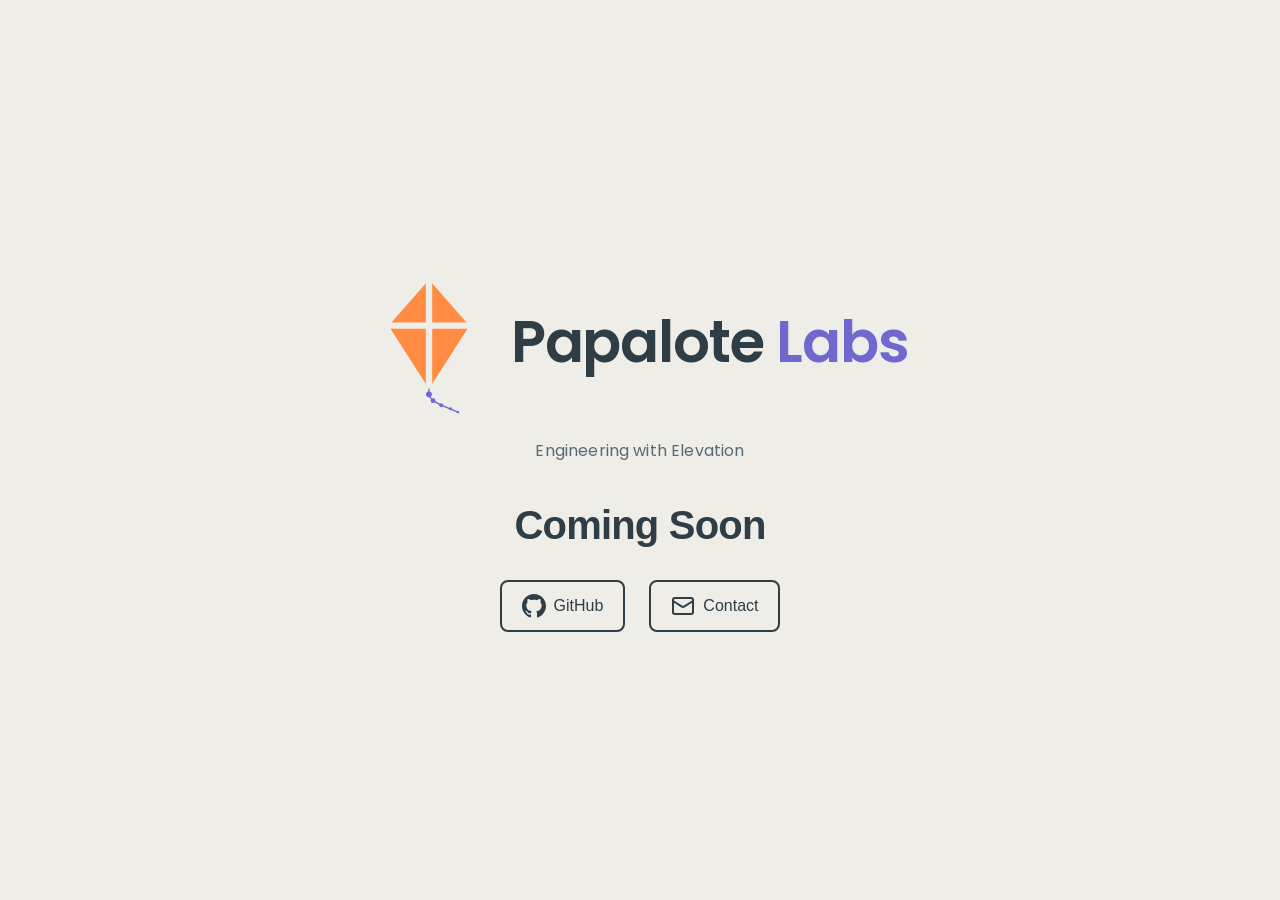
<file: index.html>
<!DOCTYPE html>
<html lang="en">
<head>
    <meta charset="UTF-8">
    <meta name="viewport" content="width=device-width, initial-scale=1.0">
    <meta name="description" content="Papalote Labs - Engineering with Elevation. Coming Soon.">
    <title>Papalote Labs | Coming Soon</title>
    <link rel="preconnect" href="https://fonts.googleapis.com">
    <link rel="preconnect" href="https://fonts.gstatic.com" crossorigin>
    <link href="https://fonts.googleapis.com/css2?family=Poppins:wght@400;500;600;700&display=swap" rel="stylesheet">
    <link rel="stylesheet" href="styles/main.css">
    <link rel="icon" type="image/svg+xml" href="assets/papalote-icon.svg">
    <link rel="alternate icon" type="image/png" href="assets/papalote-icon.png">
</head>
<body>
    <main class="container">
        <div class="lockup">
            <img src="assets/papalote-kite.svg" alt="" class="kite" aria-hidden="true">
            <span class="wordmark"><span class="wm-name">Papalote</span> <span class="wm-labs">Labs</span></span>
        </div>
        <p class="tagline">Engineering with Elevation</p>
        <h1>Coming Soon</h1>
        <nav class="links">
            <a href="https://github.com/Papalote-Labs" target="_blank" rel="noopener noreferrer">
                <svg xmlns="http://www.w3.org/2000/svg" width="24" height="24" viewBox="0 0 24 24" fill="currentColor">
                    <path d="M12 0c-6.626 0-12 5.373-12 12 0 5.302 3.438 9.8 8.207 11.387.599.111.793-.261.793-.577v-2.234c-3.338.726-4.033-1.416-4.033-1.416-.546-1.387-1.333-1.756-1.333-1.756-1.089-.745.083-.729.083-.729 1.205.084 1.839 1.237 1.839 1.237 1.07 1.834 2.807 1.304 3.492.997.107-.775.418-1.305.762-1.604-2.665-.305-5.467-1.334-5.467-5.931 0-1.311.469-2.381 1.236-3.221-.124-.303-.535-1.524.117-3.176 0 0 1.008-.322 3.301 1.23.957-.266 1.983-.399 3.003-.404 1.02.005 2.047.138 3.006.404 2.291-1.552 3.297-1.23 3.297-1.23.653 1.653.242 2.874.118 3.176.77.84 1.235 1.911 1.235 3.221 0 4.609-2.807 5.624-5.479 5.921.43.372.823 1.102.823 2.222v3.293c0 .319.192.694.801.576 4.765-1.589 8.199-6.086 8.199-11.386 0-6.627-5.373-12-12-12z"/>
                </svg>
                <span>GitHub</span>
            </a>
            <a href="mailto:info@papalote.dev">
                <svg xmlns="http://www.w3.org/2000/svg" width="24" height="24" viewBox="0 0 24 24" fill="none" stroke="currentColor" stroke-width="2" stroke-linecap="round" stroke-linejoin="round">
                    <rect width="20" height="16" x="2" y="4" rx="2"/>
                    <path d="m22 7-8.97 5.7a1.94 1.94 0 0 1-2.06 0L2 7"/>
                </svg>
                <span>Contact</span>
            </a>
        </nav>
    </main>
</body>
</html>
</file>
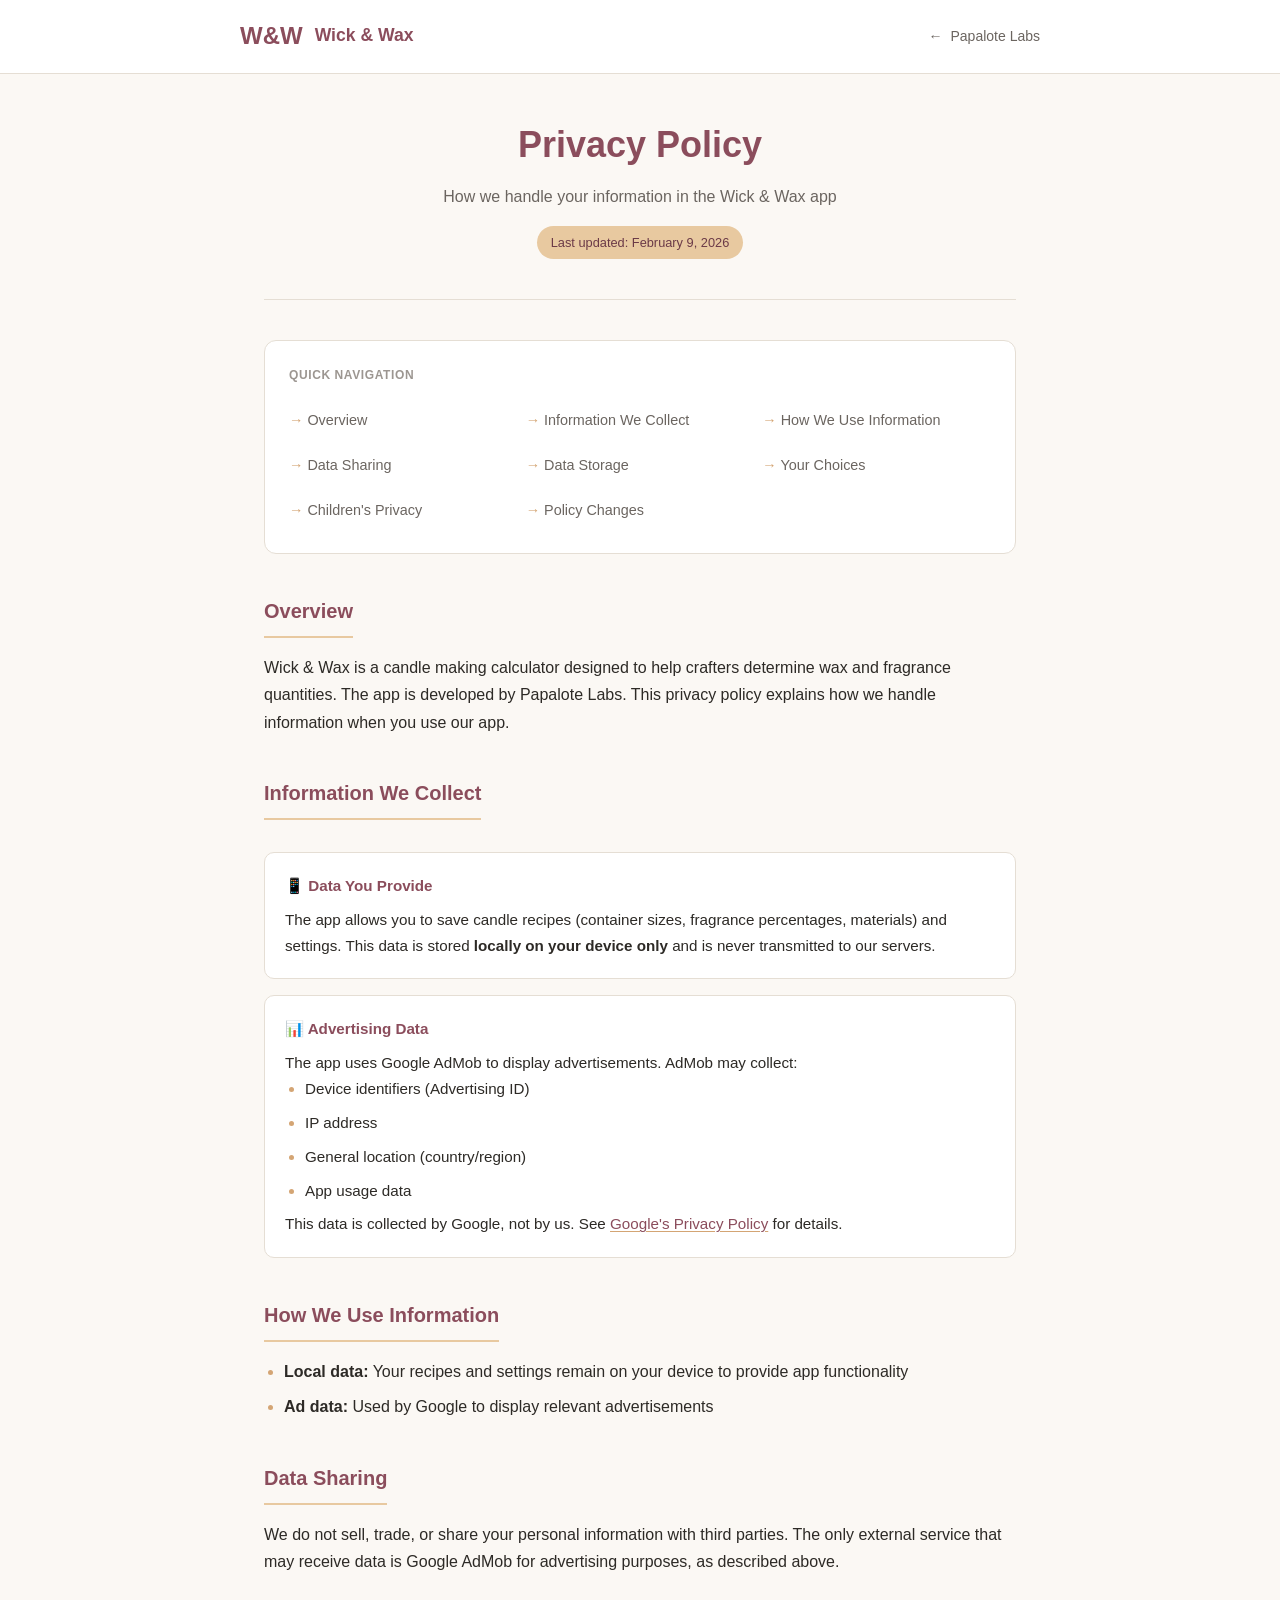
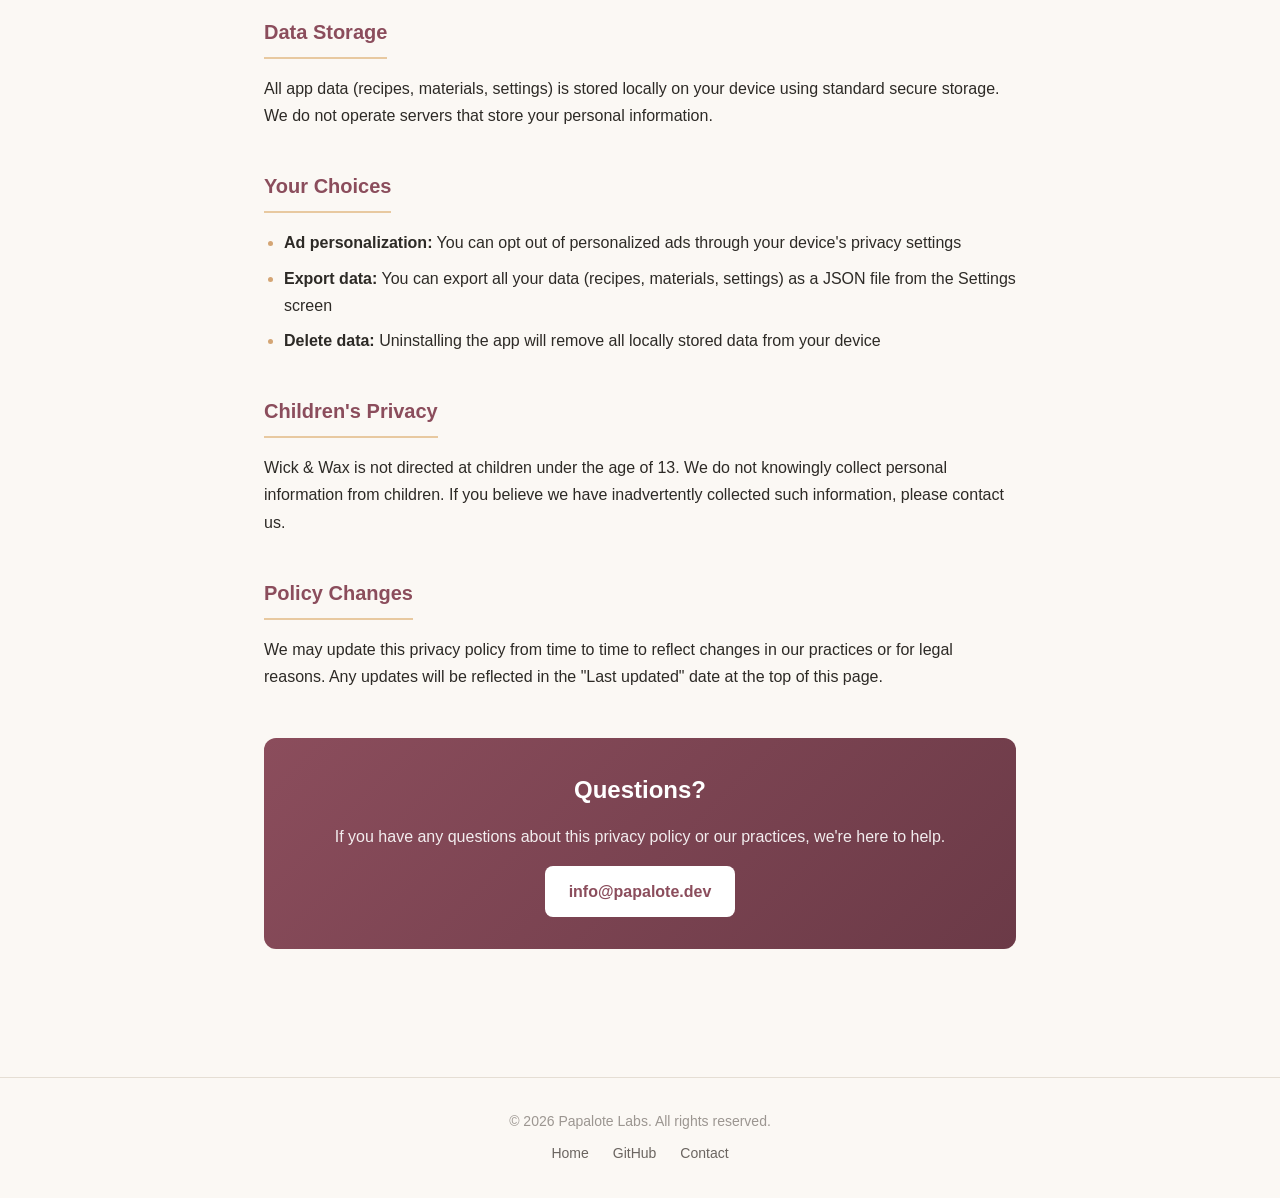
<file: wick-and-wax-privacy.html>
<!DOCTYPE html>
<html lang="en">
<head>
    <meta charset="UTF-8">
    <meta name="viewport" content="width=device-width, initial-scale=1.0">
    <meta name="description" content="Privacy Policy for Wick & Wax - Candle Calculator App by Papalote Labs">
    <title>Privacy Policy | Wick & Wax</title>
    <link rel="icon" type="image/png" href="assets/papalote-icon.png">
    <style>
        :root {
            --primary: #8B4D5C;
            --primary-dark: #6B3A47;
            --accent: #D4A574;
            --accent-light: #E8C9A0;
            --background: #FBF8F4;
            --surface: #FFFFFF;
            --text: #2D2A26;
            --text-secondary: #6B6560;
            --text-muted: #9C9691;
            --border: #E5DED4;
        }

        * { margin: 0; padding: 0; box-sizing: border-box; }

        body {
            font-family: -apple-system, BlinkMacSystemFont, 'Segoe UI', Roboto, sans-serif;
            background-color: var(--background);
            color: var(--text);
            line-height: 1.7;
            font-size: 16px;
        }

        /* Header */
        .header {
            background: var(--surface);
            border-bottom: 1px solid var(--border);
            padding: 1rem 1.5rem;
            position: sticky;
            top: 0;
            z-index: 100;
        }

        .header-content {
            max-width: 800px;
            margin: 0 auto;
            display: flex;
            align-items: center;
            justify-content: space-between;
        }

        .brand {
            display: flex;
            align-items: center;
            gap: 0.75rem;
            text-decoration: none;
            color: var(--primary);
            font-weight: 600;
            font-size: 1.1rem;
        }

        .brand-logo {
            font-size: 1.5rem;
            color: var(--primary);
        }

        .back-link {
            color: var(--text-secondary);
            text-decoration: none;
            font-size: 0.875rem;
            display: flex;
            align-items: center;
            gap: 0.5rem;
            transition: color 0.2s;
        }

        .back-link:hover {
            color: var(--primary);
        }

        /* Main content */
        .container {
            max-width: 800px;
            margin: 0 auto;
            padding: 2.5rem 1.5rem 4rem;
        }

        /* Hero section */
        .hero {
            text-align: center;
            padding-bottom: 2.5rem;
            border-bottom: 1px solid var(--border);
            margin-bottom: 2.5rem;
        }

        .hero h1 {
            font-size: 2.25rem;
            color: var(--primary);
            margin-bottom: 0.5rem;
            font-weight: 700;
        }

        .hero .subtitle {
            color: var(--text-secondary);
            font-size: 1rem;
        }

        .updated-badge {
            display: inline-block;
            background: var(--accent-light);
            color: var(--primary-dark);
            padding: 0.35rem 0.85rem;
            border-radius: 50px;
            font-size: 0.8rem;
            font-weight: 500;
            margin-top: 1rem;
        }

        /* Table of contents */
        .toc {
            background: var(--surface);
            border: 1px solid var(--border);
            border-radius: 12px;
            padding: 1.5rem;
            margin-bottom: 2.5rem;
        }

        .toc-title {
            font-size: 0.75rem;
            text-transform: uppercase;
            letter-spacing: 0.05em;
            color: var(--text-muted);
            margin-bottom: 1rem;
            font-weight: 600;
        }

        .toc-list {
            list-style: none;
            display: grid;
            grid-template-columns: repeat(auto-fit, minmax(200px, 1fr));
            gap: 0.5rem;
        }

        .toc-list a {
            color: var(--text-secondary);
            text-decoration: none;
            font-size: 0.9rem;
            padding: 0.4rem 0;
            display: block;
            transition: color 0.2s;
        }

        .toc-list a:hover {
            color: var(--primary);
        }

        .toc-list a::before {
            content: "→ ";
            color: var(--accent);
        }

        /* Sections */
        .section {
            margin-bottom: 2.5rem;
            scroll-margin-top: 80px;
        }

        .section h2 {
            font-size: 1.25rem;
            color: var(--primary);
            margin-bottom: 1rem;
            padding-bottom: 0.5rem;
            border-bottom: 2px solid var(--accent-light);
            display: inline-block;
        }

        .section p {
            margin-bottom: 1rem;
            color: var(--text);
        }

        .section ul {
            margin-bottom: 1rem;
            padding-left: 1.25rem;
        }

        .section li {
            margin-bottom: 0.5rem;
            color: var(--text);
        }

        .section li::marker {
            color: var(--accent);
        }

        .section strong {
            color: var(--text);
        }

        .section a {
            color: var(--primary);
            text-decoration: underline;
            text-decoration-color: var(--accent);
            text-underline-offset: 2px;
        }

        .section a:hover {
            color: var(--primary-dark);
        }

        /* Info cards */
        .info-card {
            background: var(--surface);
            border: 1px solid var(--border);
            border-radius: 10px;
            padding: 1.25rem;
            margin: 1rem 0;
        }

        .info-card-title {
            font-weight: 600;
            color: var(--primary);
            margin-bottom: 0.5rem;
            font-size: 0.95rem;
        }

        .info-card p, .info-card ul {
            margin-bottom: 0;
            font-size: 0.95rem;
        }

        /* Contact section */
        .contact-section {
            background: linear-gradient(135deg, var(--primary) 0%, var(--primary-dark) 100%);
            border-radius: 12px;
            padding: 2rem;
            text-align: center;
            margin-top: 3rem;
        }

        .contact-section h2 {
            color: white;
            border: none;
            margin-bottom: 0.75rem;
            display: block;
            padding: 0;
        }

        .contact-section p {
            color: rgba(255,255,255,0.9);
            margin-bottom: 1rem;
        }

        .contact-email {
            display: inline-block;
            background: white;
            color: var(--primary);
            padding: 0.75rem 1.5rem;
            border-radius: 8px;
            text-decoration: none;
            font-weight: 600;
            transition: transform 0.2s, box-shadow 0.2s;
        }

        .contact-email:hover {
            transform: translateY(-2px);
            box-shadow: 0 4px 12px rgba(0,0,0,0.15);
        }

        /* Footer */
        .footer {
            border-top: 1px solid var(--border);
            padding: 2rem 1.5rem;
            text-align: center;
            margin-top: 4rem;
        }

        .footer-content {
            max-width: 800px;
            margin: 0 auto;
        }

        .footer-brand {
            color: var(--text-muted);
            font-size: 0.875rem;
            margin-bottom: 0.5rem;
        }

        .footer-links {
            display: flex;
            justify-content: center;
            gap: 1.5rem;
            flex-wrap: wrap;
        }

        .footer-links a {
            color: var(--text-secondary);
            text-decoration: none;
            font-size: 0.875rem;
            transition: color 0.2s;
        }

        .footer-links a:hover {
            color: var(--primary);
        }

        /* Mobile */
        @media (max-width: 600px) {
            .header-content {
                flex-direction: column;
                gap: 0.75rem;
            }

            .hero h1 {
                font-size: 1.75rem;
            }

            .toc-list {
                grid-template-columns: 1fr;
            }

            .contact-section {
                padding: 1.5rem;
            }
        }
    </style>
</head>
<body>
    <header class="header">
        <div class="header-content">
            <a href="#" class="brand">
                <span class="brand-logo">W&W</span>
                <span>Wick & Wax</span>
            </a>
            <a href="/" class="back-link">
                <span>←</span>
                <span>Papalote Labs</span>
            </a>
        </div>
    </header>

    <main class="container">
        <div class="hero">
            <h1>Privacy Policy</h1>
            <p class="subtitle">How we handle your information in the Wick & Wax app</p>
            <span class="updated-badge">Last updated: February 9, 2026</span>
        </div>

        <nav class="toc">
            <div class="toc-title">Quick Navigation</div>
            <ul class="toc-list">
                <li><a href="#overview">Overview</a></li>
                <li><a href="#collection">Information We Collect</a></li>
                <li><a href="#usage">How We Use Information</a></li>
                <li><a href="#sharing">Data Sharing</a></li>
                <li><a href="#storage">Data Storage</a></li>
                <li><a href="#choices">Your Choices</a></li>
                <li><a href="#children">Children's Privacy</a></li>
                <li><a href="#changes">Policy Changes</a></li>
            </ul>
        </nav>

        <section class="section" id="overview">
            <h2>Overview</h2>
            <p>Wick & Wax is a candle making calculator designed to help crafters determine wax and fragrance quantities. The app is developed by Papalote Labs. This privacy policy explains how we handle information when you use our app.</p>
        </section>

        <section class="section" id="collection">
            <h2>Information We Collect</h2>

            <div class="info-card">
                <div class="info-card-title">📱 Data You Provide</div>
                <p>The app allows you to save candle recipes (container sizes, fragrance percentages, materials) and settings. This data is stored <strong>locally on your device only</strong> and is never transmitted to our servers.</p>
            </div>

            <div class="info-card">
                <div class="info-card-title">📊 Advertising Data</div>
                <p>The app uses Google AdMob to display advertisements. AdMob may collect:</p>
                <ul>
                    <li>Device identifiers (Advertising ID)</li>
                    <li>IP address</li>
                    <li>General location (country/region)</li>
                    <li>App usage data</li>
                </ul>
                <p>This data is collected by Google, not by us. See <a href="https://policies.google.com/privacy" target="_blank" rel="noopener">Google's Privacy Policy</a> for details.</p>
            </div>
        </section>

        <section class="section" id="usage">
            <h2>How We Use Information</h2>
            <ul>
                <li><strong>Local data:</strong> Your recipes and settings remain on your device to provide app functionality</li>
                <li><strong>Ad data:</strong> Used by Google to display relevant advertisements</li>
            </ul>
        </section>

        <section class="section" id="sharing">
            <h2>Data Sharing</h2>
            <p>We do not sell, trade, or share your personal information with third parties. The only external service that may receive data is Google AdMob for advertising purposes, as described above.</p>
        </section>

        <section class="section" id="storage">
            <h2>Data Storage</h2>
            <p>All app data (recipes, materials, settings) is stored locally on your device using standard secure storage. We do not operate servers that store your personal information.</p>
        </section>

        <section class="section" id="choices">
            <h2>Your Choices</h2>
            <ul>
                <li><strong>Ad personalization:</strong> You can opt out of personalized ads through your device's privacy settings</li>
                <li><strong>Export data:</strong> You can export all your data (recipes, materials, settings) as a JSON file from the Settings screen</li>
                <li><strong>Delete data:</strong> Uninstalling the app will remove all locally stored data from your device</li>
            </ul>
        </section>

        <section class="section" id="children">
            <h2>Children's Privacy</h2>
            <p>Wick & Wax is not directed at children under the age of 13. We do not knowingly collect personal information from children. If you believe we have inadvertently collected such information, please contact us.</p>
        </section>

        <section class="section" id="changes">
            <h2>Policy Changes</h2>
            <p>We may update this privacy policy from time to time to reflect changes in our practices or for legal reasons. Any updates will be reflected in the "Last updated" date at the top of this page.</p>
        </section>

        <section class="contact-section">
            <h2>Questions?</h2>
            <p>If you have any questions about this privacy policy or our practices, we're here to help.</p>
            <a href="mailto:info@papalote.dev" class="contact-email">info@papalote.dev</a>
        </section>
    </main>

    <footer class="footer">
        <div class="footer-content">
            <p class="footer-brand">© 2026 Papalote Labs. All rights reserved.</p>
            <nav class="footer-links">
                <a href="/">Home</a>
                <a href="https://github.com/Papalote-Labs" target="_blank" rel="noopener">GitHub</a>
                <a href="mailto:info@papalote.dev">Contact</a>
            </nav>
        </div>
    </footer>
</body>
</html>
</file>
<file: styles/main.css>
:root {
    --primary: #2F3E46;   /* Iron Slate — global ground */
    --accent: #FF8C42;    /* Solar Tangerine — spark / action */
    --violet: #7067CF;    /* Electric Violet — logic layer */
    --background: #EEEDE8;
    --text: #2F3E46;
}

* {
    margin: 0;
    padding: 0;
    box-sizing: border-box;
}

body {
    font-family: -apple-system, BlinkMacSystemFont, 'Segoe UI', Roboto, Oxygen, Ubuntu, Cantarell, sans-serif;
    background-color: var(--background);
    color: var(--text);
    min-height: 100vh;
    display: flex;
    align-items: center;
    justify-content: center;
}

.container {
    text-align: center;
    padding: 2rem;
    max-width: 720px;
}

.lockup {
    display: flex;
    align-items: center;
    justify-content: center;
    gap: 1.5rem;
    margin-bottom: 1.25rem;
}

.kite {
    width: auto;
    height: 150px;
    flex: none;
}

.wordmark {
    font-family: 'Poppins', -apple-system, BlinkMacSystemFont, sans-serif;
    font-size: 3.6rem;
    font-weight: 600;
    letter-spacing: -0.02em;
    line-height: 1;
}

.wm-name { color: var(--primary); }
.wm-labs { color: var(--violet); }

.tagline {
    font-family: 'Poppins', -apple-system, BlinkMacSystemFont, sans-serif;
    font-size: 1rem;
    font-weight: 400;
    color: #5b6a72;
    letter-spacing: 0.01em;
    margin-bottom: 2.5rem;
}

h1 {
    font-size: 2.5rem;
    font-weight: 600;
    color: var(--primary);
    margin-bottom: 2rem;
    letter-spacing: -0.02em;
}

.links {
    display: flex;
    gap: 1.5rem;
    justify-content: center;
    flex-wrap: wrap;
}

.links a {
    display: flex;
    align-items: center;
    gap: 0.5rem;
    color: var(--primary);
    text-decoration: none;
    padding: 0.75rem 1.25rem;
    border: 2px solid var(--primary);
    border-radius: 8px;
    font-weight: 500;
    transition: all 0.2s ease;
}

.links a:hover {
    background-color: var(--accent);
    border-color: var(--accent);
    color: white;
}

.links a svg {
    flex-shrink: 0;
}

@media (max-width: 480px) {
    .lockup {
        flex-direction: column;
        gap: 0.75rem;
    }

    .kite {
        height: 120px;
    }

    .wordmark {
        font-size: 2.75rem;
    }

    h1 {
        font-size: 2rem;
    }

    .links {
        flex-direction: column;
        gap: 1rem;
    }

    .links a {
        justify-content: center;
    }
}
</file>
